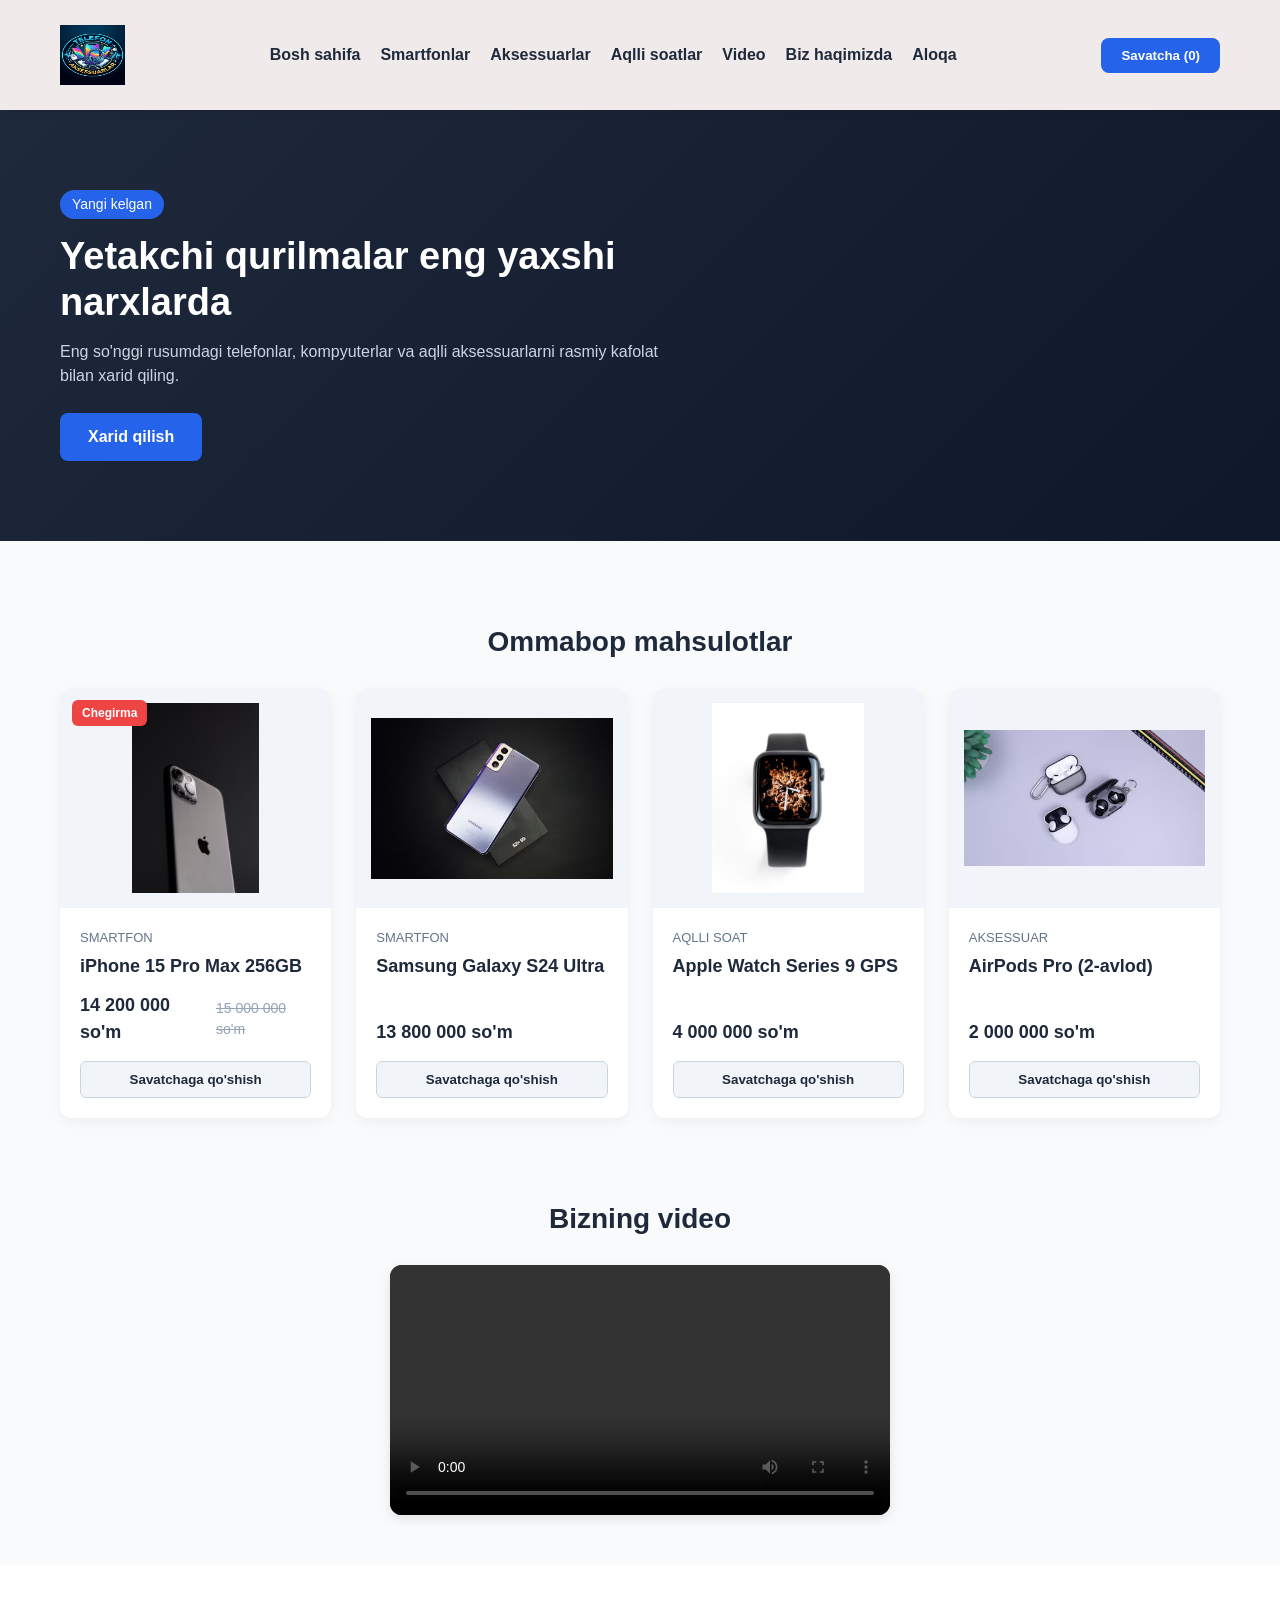
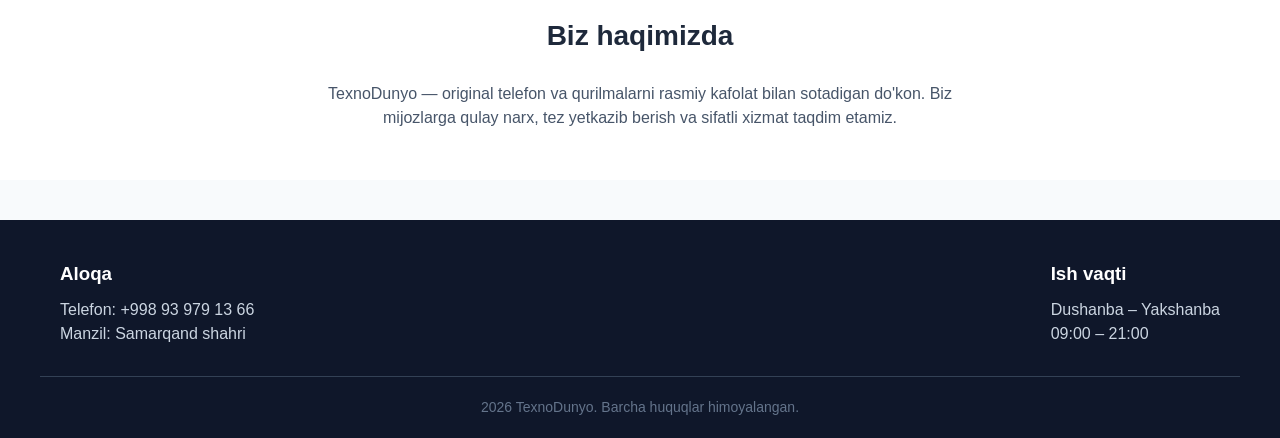
<file: index.html>
<!doctype html>
<html lang="uz">

<head>
  <meta charset="UTF-8" />
  <meta name="viewport" content="width=device-width, initial-scale=1.0" />
  <title>TexnoDunyo - Telefon va Qurilmalar</title>
  <link rel="stylesheet" href="style.css" />
</head>

<body>
  <!-- 1-qism: Yuqori menyu -->
  <header class="yuqorimenyu">
    <div class="idish menyutarkibi">
      <a href="#"><img src="logo.jpg" alt="Logotip" class="logo" style="width: 65px; height: 60px" /></a>
      <nav class="menyuhavolalari">
        <a href="#boshsahifa">Bosh sahifa</a>
        <a href="#smartfonlar">Smartfonlar</a>
        <a href="#aksessuarlar">Aksessuarlar</a>
        <a href="#aqllisoatlar">Aqlli soatlar</a>
        <a href="#video">Video</a>
        <a href="#bizhaqimizda">Biz haqimizda</a>
        <a href="#aloqa">Aloqa</a>
      </nav>

      <div class="menyuharakatlari">
        <button class="savatchatugma">
          Savatcha (<span id="savatchasoni">0</span>)
        </button>
      </div>
    </div>
  </header>

  <!-- 2-qism: Asosiy banner -->
  <section class="bannerbolimi" id="boshsahifa">
    <div class="idish bannertarkibi">
      <div class="bannermatni">
        <span class="yorliq">Yangi kelgan</span>
        <h1>Yetakchi qurilmalar eng yaxshi narxlarda</h1>
        <p>
          Eng so'nggi rusumdagi telefonlar, kompyuterlar va aqlli
          aksessuarlarni rasmiy kafolat bilan xarid qiling.
        </p>
        <a href="#smartfonlar" class="tugma asosiytugma">Xarid qilish</a>
      </div>
    </div>
  </section>

  <!-- 3-qism: Mahsulotlar -->
  <main class="idish mahsulotlarbolimi">
    <h2 class="bolimsarlavhasi">Ommabop mahsulotlar</h2>

    <div class="mahsulotlartori">
      <!-- 1-mahsulot -->
      <article class="mahsulotkartochkasi" id="smartfonlar">
        <div class="mahsulotyorligi">Chegirma</div>
        <div class="rasmqutisi">
          <img src="iphone 15 pro max.avif" alt="iPhone 15 Pro Max" />
        </div>
        <div class="mahsulothaqida">
          <span class="toifa">Smartfon</span>
          <h3 class="mahsulotnomi">iPhone 15 Pro Max 256GB</h3>
          <div class="narxlar">
            <span class="joriynarx">14 200 000 so'm</span>
            <span class="eskinarx">15 000 000 so'm</span>
          </div>
          <button class="savatchagaqoshish">Savatchaga qo'shish</button>
        </div>
      </article>

      <!-- 2-mahsulot -->
      <article class="mahsulotkartochkasi">
        <div class="rasmqutisi">
          <img src="S 24 ultr.avif" alt="Samsung Galaxy S24 Ultra" />
        </div>
        <div class="mahsulothaqida">
          <span class="toifa">Smartfon</span>
          <h3 class="mahsulotnomi">Samsung Galaxy S24 Ultra</h3>
          <div class="narxlar">
            <span class="joriynarx">13 800 000 so'm</span>
          </div>
          <button class="savatchagaqoshish">Savatchaga qo'shish</button>
        </div>
      </article>

      <!-- 3-mahsulot -->
      <article class="mahsulotkartochkasi" id="aqllisoatlar">
        <div class="rasmqutisi">
          <img src="apple watch series 9 gps.avif" alt="Apple Watch Series 9" />
        </div>
        <div class="mahsulothaqida">
          <span class="toifa">Aqlli soat</span>
          <h3 class="mahsulotnomi">Apple Watch Series 9 GPS</h3>
          <div class="narxlar">
            <span class="joriynarx">4 000 000 so'm</span>
          </div>
          <button class="savatchagaqoshish">Savatchaga qo'shish</button>
        </div>
      </article>

      <!-- 4-mahsulot -->
      <article class="mahsulotkartochkasi" id="aksessuarlar">
        <div class="rasmqutisi">
          <img src="air pods pro.avif" alt="AirPods Pro" />
        </div>
        <div class="mahsulothaqida">
          <span class="toifa">Aksessuar</span>
          <h3 class="mahsulotnomi">AirPods Pro (2-avlod)</h3>
          <div class="narxlar">
            <span class="joriynarx">2 000 000 so'm</span>
          </div>
          <button class="savatchagaqoshish">Savatchaga qo'shish</button>
        </div>
      </article>
    </div>
  </main>

  <!-- Video qismi -->
  <section class="videobolimi" id="video">
    <div class="idish">
      <h2 class="bolimsarlavhasi">Bizning video</h2>
      <div class="videoqutisi">
        <video controls playsinline preload="metadata">
          <source src="video.05.mp4" type="video/mp4" />
          Brauzeringiz videoni qo'llab-quvvatlamaydi.
        </video>
      </div>
    </div>
  </section>
  <!-- 4-qism: Biz haqimizda -->
  <section class="haqidabolimi" id="bizhaqimizda">
    <div class="idish">
      <h2 class="bolimsarlavhasi">Biz haqimizda</h2>
      <p>
        TexnoDunyo — original telefon va qurilmalarni rasmiy kafolat bilan
        sotadigan do'kon. Biz mijozlarga qulay narx, tez yetkazib berish va
        sifatli xizmat taqdim etamiz.
      </p>
    </div>
  </section>

  <!-- 5-qism: Pastki qism -->
  <footer class="pastkiqism" id="aloqa">
    <div class="idish pastkitarkibi">
      <div>
        <h3>Aloqa</h3>
        <p>Telefon: +998 93 979 13 66</p>
        <p>Manzil: Samarqand shahri</p>
      </div>
      <div>
        <h3>Ish vaqti</h3>
        <p>Dushanba – Yakshanba</p>
        <p>09:00 – 21:00</p>
      </div>
    </div>
    <p class="mualliflik">2026 TexnoDunyo. Barcha huquqlar himoyalangan.</p>
  </footer>

</body>

</html>
</file>
<file: style.css>
* {
  margin: 0;
  padding: 0;
  box-sizing: border-box;
}

html {
  scroll-behavior: smooth;
  scroll-padding-top: 90px;
}

body {
  font-family: 'Inter', sans-serif;
  background-color: #f8fafc;
  color: #1e293b;
  line-height: 1.5;
}

.idish {
  max-width: 1200px;
  margin: 0 auto;
  padding: 0 20px;
}

/* 1. Yuqori menyu */
.yuqorimenyu {
  background-color: #f1eaea;
  box-shadow: 0 2px 8px rgba(26, 23, 23, 0.05);
  position: sticky;
  top: 0;
  z-index: 100;
}

.menyutarkibi {
  display: flex;
  justify-content: space-between;
  align-items: center;
  padding: 15px 20px;
}

.logo {
  margin-top: 10px;
  margin-bottom: 10px;
  display: block;
}

.menyuhavolalari {
  display: flex;
  gap: 20px;
}

.menyuhavolalari a {
  text-decoration: none;
  color: #1e293b;
  font-weight: 600;
  transition: color 0.2s ease;
}

.menyuhavolalari a:hover {
  color: #2563eb;
}

.savatchatugma {
  background-color: #2563eb;
  color: #ffffff;
  border: none;
  padding: 10px 20px;
  border-radius: 8px;
  font-weight: 600;
  cursor: pointer;
  transition: background-color 0.2s ease;
}

.savatchatugma:hover {
  background-color: #1d4ed8;
}

/* 2. Banner */
.bannerbolimi {
  background: linear-gradient(135deg, #1e293b, #0f172a);
  color: #ffffff;
  padding: 80px 0;
  margin-bottom: 40px;
}

.bannermatni {
  max-width: 600px;
}

.yorliq {
  display: inline-block;
  background-color: #2563eb;
  color: #ffffff;
  font-size: 14px;
  padding: 4px 12px;
  border-radius: 20px;
  margin-bottom: 15px;
}

.bannermatni h1 {
  font-size: 38px;
  line-height: 1.2;
  margin-bottom: 15px;
}

.bannermatni p {
  font-size: 16px;
  color: #cbd5e1;
  margin-bottom: 25px;
}

.tugma {
  display: inline-block;
  text-decoration: none;
  padding: 12px 28px;
  border-radius: 8px;
  font-weight: 600;
}

.asosiytugma {
  background-color: #2563eb;
  color: #ffffff;
  transition: background-color 0.2s ease;
}

.asosiytugma:hover {
  background-color: #1d4ed8;
}

/* 3. Mahsulotlar qismi */
.mahsulotlarbolimi {
  padding: 40px 20px;
}

.bolimsarlavhasi {
  font-size: 28px;
  margin-bottom: 25px;
  text-align: center;
}

.mahsulotlartori {
  display: grid;
  grid-template-columns: repeat(auto-fit, minmax(250px, 1fr));
  gap: 25px;
}

.mahsulotkartochkasi {
  background: #ffffff;
  border-radius: 12px;
  overflow: hidden;
  box-shadow: 0 4px 12px rgba(0, 0, 0, 0.05);
  display: flex;
  flex-direction: column;
  position: relative;
  transition: transform 0.2s ease, box-shadow 0.2s ease;
}

.mahsulotkartochkasi:hover {
  transform: translateY(-4px);
  box-shadow: 0 8px 18px rgba(0, 0, 0, 0.1);
}

.mahsulotyorligi {
  position: absolute;
  top: 12px;
  left: 12px;
  background-color: #ef4444;
  color: #ffffff;
  padding: 4px 10px;
  font-size: 12px;
  font-weight: bold;
  border-radius: 6px;
  z-index: 1;
}

.rasmqutisi {
  width: 100%;
  height: 220px;
  background-color: #f1f5f9;
  display: flex;
  align-items: center;
  justify-content: center;
  padding: 15px;
}

.rasmqutisi img {
  max-width: 100%;
  max-height: 100%;
  object-fit: contain;
}

.mahsulothaqida {
  padding: 20px;
  display: flex;
  flex-direction: column;
  flex-grow: 1;
}

.toifa {
  font-size: 13px;
  color: #64748b;
  text-transform: uppercase;
  margin-bottom: 5px;
}

.mahsulotnomi {
  font-size: 18px;
  margin-bottom: 12px;
}

.narxlar {
  margin-top: auto;
  margin-bottom: 15px;
  display: flex;
  align-items: center;
  gap: 10px;
}

.joriynarx {
  font-size: 18px;
  font-weight: 700;
  color: #1e293b;
}

.eskinarx {
  font-size: 14px;
  text-decoration: line-through;
  color: #94a3b8;
}

.savatchagaqoshish {
  width: 100%;
  background-color: #f1f5f9;
  color: #1e293b;
  border: 1px solid #cbd5e1;
  padding: 10px;
  border-radius: 6px;
  font-weight: 600;
  cursor: pointer;
  transition: all 0.2s ease;
}

.savatchagaqoshish:hover {
  background-color: #2563eb;
  color: #ffffff;
  border-color: #2563eb;
}

/* Video qismi */
.videobolimi {
  padding: 40px 0 10px 0;
}

.videoqutisi {
  max-width: 500px;
  margin: 0 auto;
  border-radius: 12px;
  overflow: hidden;
  background-color: #000000;
  box-shadow: 0 4px 12px rgba(0, 0, 0, 0.1);
}

.videoqutisi video {
  display: block;
  width: 100%;
  height: auto;
}

/* 4. Biz haqimizda */
.haqidabolimi {
  background-color: #ffffff;
  padding: 50px 0;
  margin-top: 40px;
  text-align: center;
}

.haqidabolimi p {
  max-width: 700px;
  margin: 0 auto;
  color: #475569;
}

/* 5. Pastki qism (Footer) */
.pastkiqism {
  background-color: #0f172a;
  color: #cbd5e1;
  padding: 40px 0 20px 0;
  margin-top: 40px;
}

.pastkitarkibi {
  display: flex;
  justify-content: space-between;
  flex-wrap: wrap;
  gap: 20px;
  padding-bottom: 30px;
  border-bottom: 1px solid #334155;
}

.pastkitarkibi h3 {
  color: #ffffff;
  margin-bottom: 10px;
}

.mualliflik {
  text-align: center;
  font-size: 14px;
  padding-top: 20px;
  color: #64748b;
}

/* ===== TELEFON VA PLANSHET REJIMI ===== */

/* Planshet (900px va undan kichik) */
@media (max-width: 900px) {
  .menyutarkibi {
    flex-wrap: wrap;
    gap: 12px;
  }

  .menyuhavolalari {
    order: 3;
    width: 100%;
    justify-content: center;
    flex-wrap: wrap;
    gap: 14px;
  }

  .bannerbolimi {
    padding: 60px 0;
  }

  .bannermatni h1 {
    font-size: 30px;
  }
}

/* Telefon (600px va undan kichik) */
@media (max-width: 600px) {
  html {
    scroll-padding-top: 110px;
  }

  .idish {
    padding: 0 15px;
  }

  .menyutarkibi {
    padding: 10px 15px;
  }

  .logo {
    margin-top: 0;
    margin-bottom: 0;
    width: 50px !important;
    height: 46px !important;
  }

  .menyuhavolalari {
    gap: 14px;
    font-size: 14px;
    flex-wrap: nowrap;
    justify-content: flex-start;
    overflow-x: auto;
    white-space: nowrap;
    padding-bottom: 4px;
  }

  .savatchatugma {
    padding: 8px 14px;
    font-size: 14px;
  }

  .bannerbolimi {
    padding: 40px 0;
    margin-bottom: 20px;
  }

  .bannermatni h1 {
    font-size: 24px;
  }

  .bannermatni p {
    font-size: 14px;
  }

  .tugma {
    padding: 10px 22px;
  }

  .mahsulotlarbolimi {
    padding: 20px 15px;
  }

  .bolimsarlavhasi {
    font-size: 22px;
  }

  .mahsulotlartori {
    grid-template-columns: 1fr 1fr;
    gap: 12px;
  }

  .rasmqutisi {
    height: 150px;
    padding: 10px;
  }

  .mahsulothaqida {
    padding: 12px;
  }

  .mahsulotnomi {
    font-size: 15px;
  }

  .joriynarx {
    font-size: 15px;
  }

  .eskinarx {
    font-size: 12px;
  }

  .narxlar {
    flex-wrap: wrap;
    gap: 4px;
  }

  .savatchagaqoshish {
    padding: 8px;
    font-size: 13px;
  }

  .videobolimi {
    padding: 20px 0 0 0;
  }

  .videoqutisi {
    border-radius: 8px;
  }

  .haqidabolimi {
    padding: 30px 0;
  }

  .pastkitarkibi {
    flex-direction: column;
    text-align: center;
  }
}
</file>
